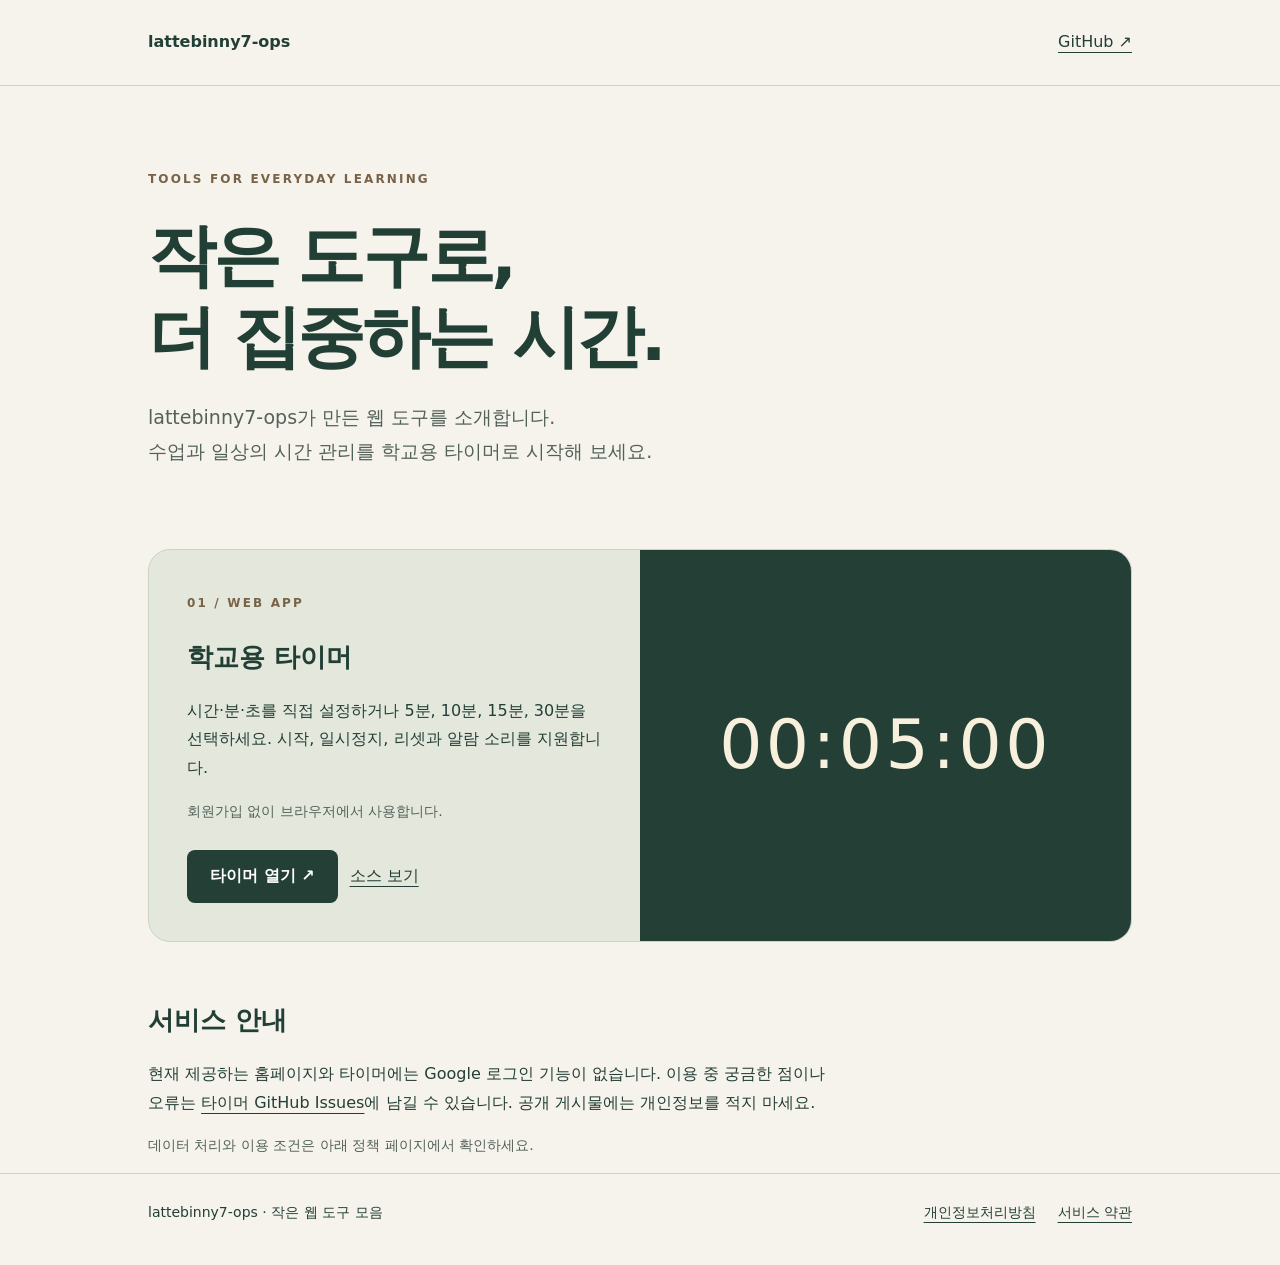
<file: index.html>
<!doctype html><html lang="ko"><head><meta charset="utf-8"><meta name="viewport" content="width=device-width,initial-scale=1"><meta name="description" content="lattebinny7-ops의 웹 도구와 학교용 타이머 안내"><title>홈 | lattebinny7-ops</title><link rel="stylesheet" href="style.css"></head><body><header><nav class="wrap" aria-label="주 메뉴"><a class="brand" href="index.html">lattebinny7-ops</a><a href="https://github.com/lattebinny7-ops">GitHub ↗</a></nav></header><main class="wrap "><section class="hero"><span class="eyebrow">TOOLS FOR EVERYDAY LEARNING</span><h1>작은 도구로,<br>더 집중하는 시간.</h1><p class="lead">lattebinny7-ops가 만든 웹 도구를 소개합니다.<br>수업과 일상의 시간 관리를 학교용 타이머로 시작해 보세요.</p></section><section class="project" aria-labelledby="timer-title"><div><span class="eyebrow">01 / WEB APP</span><h2 id="timer-title">학교용 타이머</h2><p>시간·분·초를 직접 설정하거나 5분, 10분, 15분, 30분을 선택하세요. 시작, 일시정지, 리셋과 알람 소리를 지원합니다.</p><p class="meta">회원가입 없이 브라우저에서 사용합니다.</p><a class="button" href="https://lattebinny7-ops.github.io/timer/">타이머 열기 ↗</a><a href="https://github.com/lattebinny7-ops/timer">소스 보기</a></div><div class="clock" aria-label="타이머 표시 예시 5분">00:05:00</div></section><section><h2>서비스 안내</h2><p>현재 제공하는 홈페이지와 타이머에는 Google 로그인 기능이 없습니다. 이용 중 궁금한 점이나 오류는 <a href="https://github.com/lattebinny7-ops/timer/issues">타이머 GitHub Issues</a>에 남길 수 있습니다. 공개 게시물에는 개인정보를 적지 마세요.</p><p class="meta">데이터 처리와 이용 조건은 아래 정책 페이지에서 확인하세요.</p></section></main><footer><div class="wrap"><span>lattebinny7-ops · 작은 웹 도구 모음</span><div class="links"><a href="privacy.html">개인정보처리방침</a><a href="terms.html">서비스 약관</a></div></div></footer></body></html>
</file>
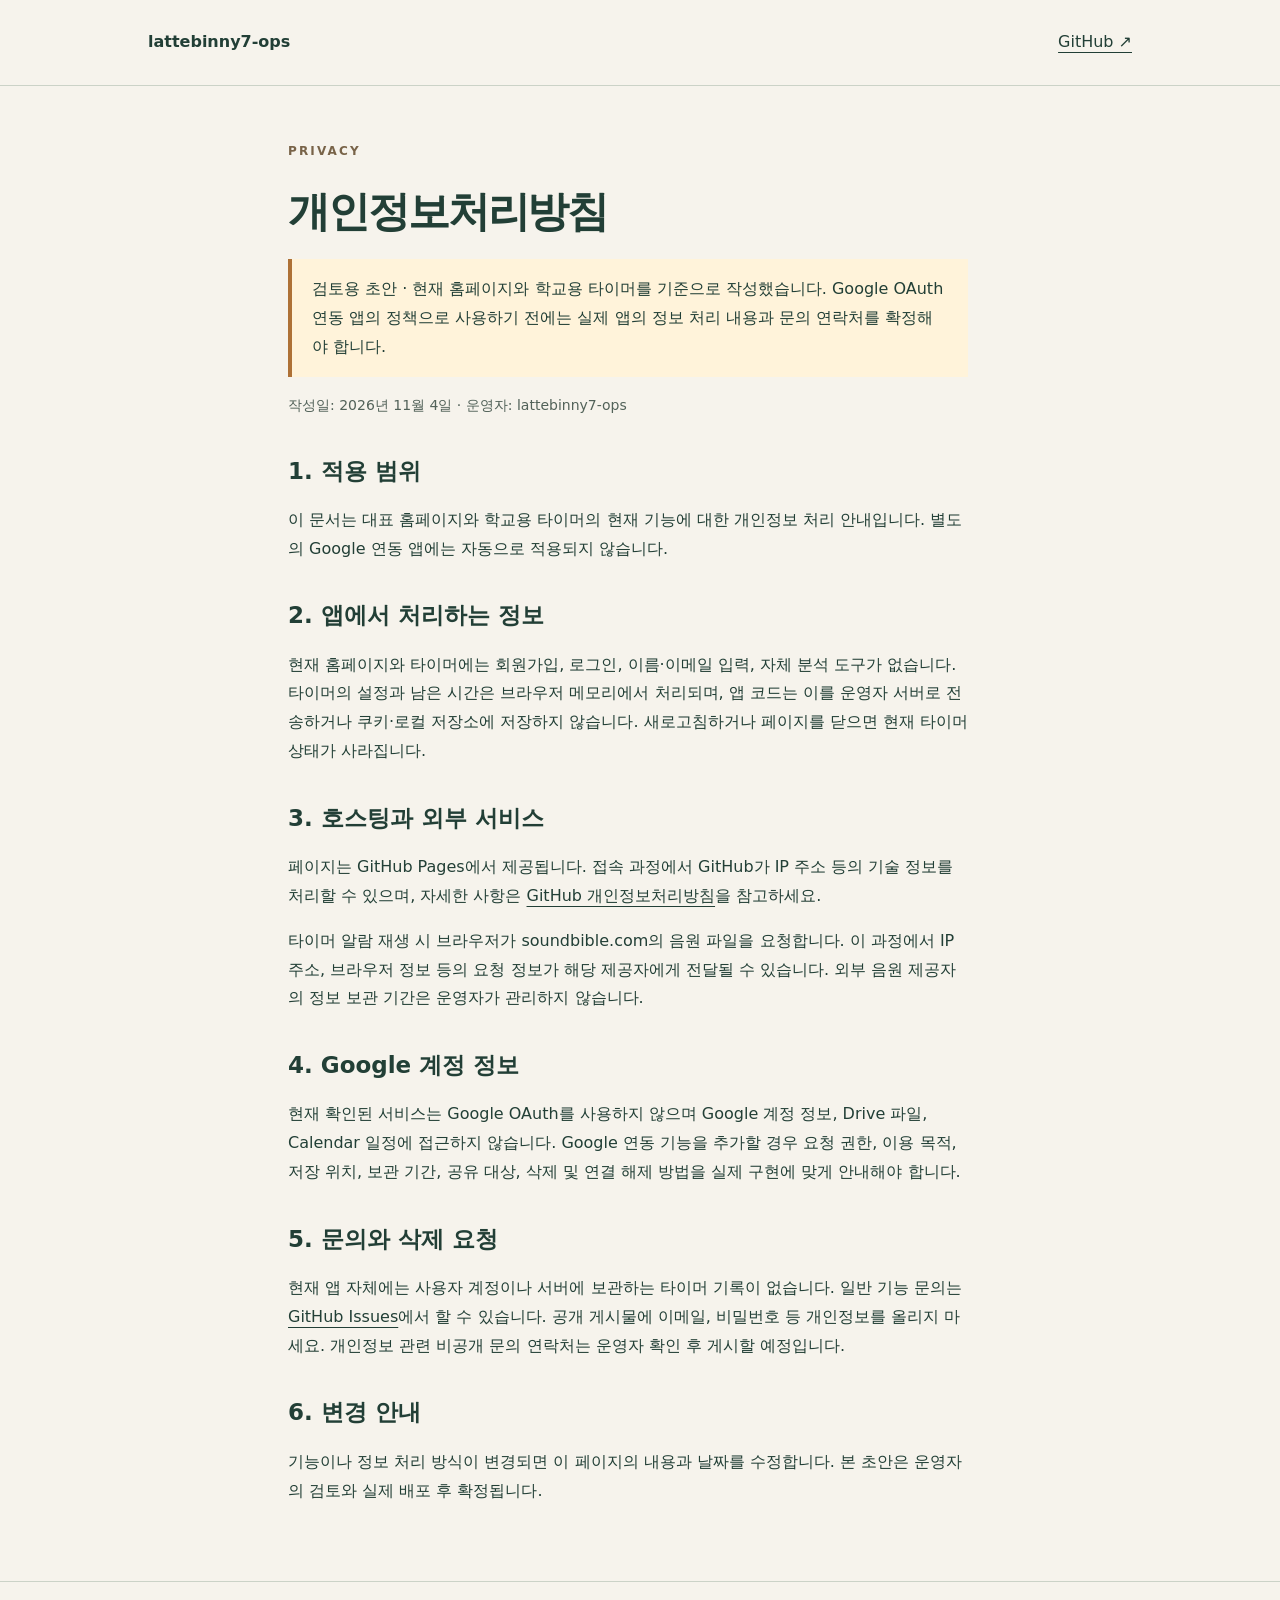
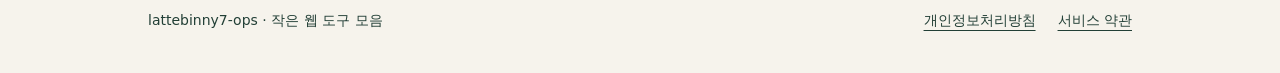
<file: privacy.html>
<!doctype html><html lang="ko"><head><meta charset="utf-8"><meta name="viewport" content="width=device-width,initial-scale=1"><meta name="description" content="lattebinny7-ops의 웹 도구와 학교용 타이머 안내"><title>개인정보처리방침 | lattebinny7-ops</title><link rel="stylesheet" href="style.css"></head><body><header><nav class="wrap" aria-label="주 메뉴"><a class="brand" href="index.html">lattebinny7-ops</a><a href="https://github.com/lattebinny7-ops">GitHub ↗</a></nav></header><main class="wrap legal"><span class="eyebrow">PRIVACY</span><h1>개인정보처리방침</h1><p class="notice">검토용 초안 · 현재 홈페이지와 학교용 타이머를 기준으로 작성했습니다. Google OAuth 연동 앱의 정책으로 사용하기 전에는 실제 앱의 정보 처리 내용과 문의 연락처를 확정해야 합니다.</p><p class="meta">작성일: 2026년 11월 4일 · 운영자: lattebinny7-ops</p><h2>1. 적용 범위</h2><p>이 문서는 대표 홈페이지와 학교용 타이머의 현재 기능에 대한 개인정보 처리 안내입니다. 별도의 Google 연동 앱에는 자동으로 적용되지 않습니다.</p><h2>2. 앱에서 처리하는 정보</h2><p>현재 홈페이지와 타이머에는 회원가입, 로그인, 이름·이메일 입력, 자체 분석 도구가 없습니다. 타이머의 설정과 남은 시간은 브라우저 메모리에서 처리되며, 앱 코드는 이를 운영자 서버로 전송하거나 쿠키·로컬 저장소에 저장하지 않습니다. 새로고침하거나 페이지를 닫으면 현재 타이머 상태가 사라집니다.</p><h2>3. 호스팅과 외부 서비스</h2><p>페이지는 GitHub Pages에서 제공됩니다. 접속 과정에서 GitHub가 IP 주소 등의 기술 정보를 처리할 수 있으며, 자세한 사항은 <a href="https://docs.github.com/en/site-policy/privacy-policies/github-general-privacy-statement">GitHub 개인정보처리방침</a>을 참고하세요.</p><p>타이머 알람 재생 시 브라우저가 soundbible.com의 음원 파일을 요청합니다. 이 과정에서 IP 주소, 브라우저 정보 등의 요청 정보가 해당 제공자에게 전달될 수 있습니다. 외부 음원 제공자의 정보 보관 기간은 운영자가 관리하지 않습니다.</p><h2>4. Google 계정 정보</h2><p>현재 확인된 서비스는 Google OAuth를 사용하지 않으며 Google 계정 정보, Drive 파일, Calendar 일정에 접근하지 않습니다. Google 연동 기능을 추가할 경우 요청 권한, 이용 목적, 저장 위치, 보관 기간, 공유 대상, 삭제 및 연결 해제 방법을 실제 구현에 맞게 안내해야 합니다.</p><h2>5. 문의와 삭제 요청</h2><p>현재 앱 자체에는 사용자 계정이나 서버에 보관하는 타이머 기록이 없습니다. 일반 기능 문의는 <a href="https://github.com/lattebinny7-ops/timer/issues">GitHub Issues</a>에서 할 수 있습니다. 공개 게시물에 이메일, 비밀번호 등 개인정보를 올리지 마세요. 개인정보 관련 비공개 문의 연락처는 운영자 확인 후 게시할 예정입니다.</p><h2>6. 변경 안내</h2><p>기능이나 정보 처리 방식이 변경되면 이 페이지의 내용과 날짜를 수정합니다. 본 초안은 운영자의 검토와 실제 배포 후 확정됩니다.</p></main><footer><div class="wrap"><span>lattebinny7-ops · 작은 웹 도구 모음</span><div class="links"><a href="privacy.html">개인정보처리방침</a><a href="terms.html">서비스 약관</a></div></div></footer></body></html>
</file>
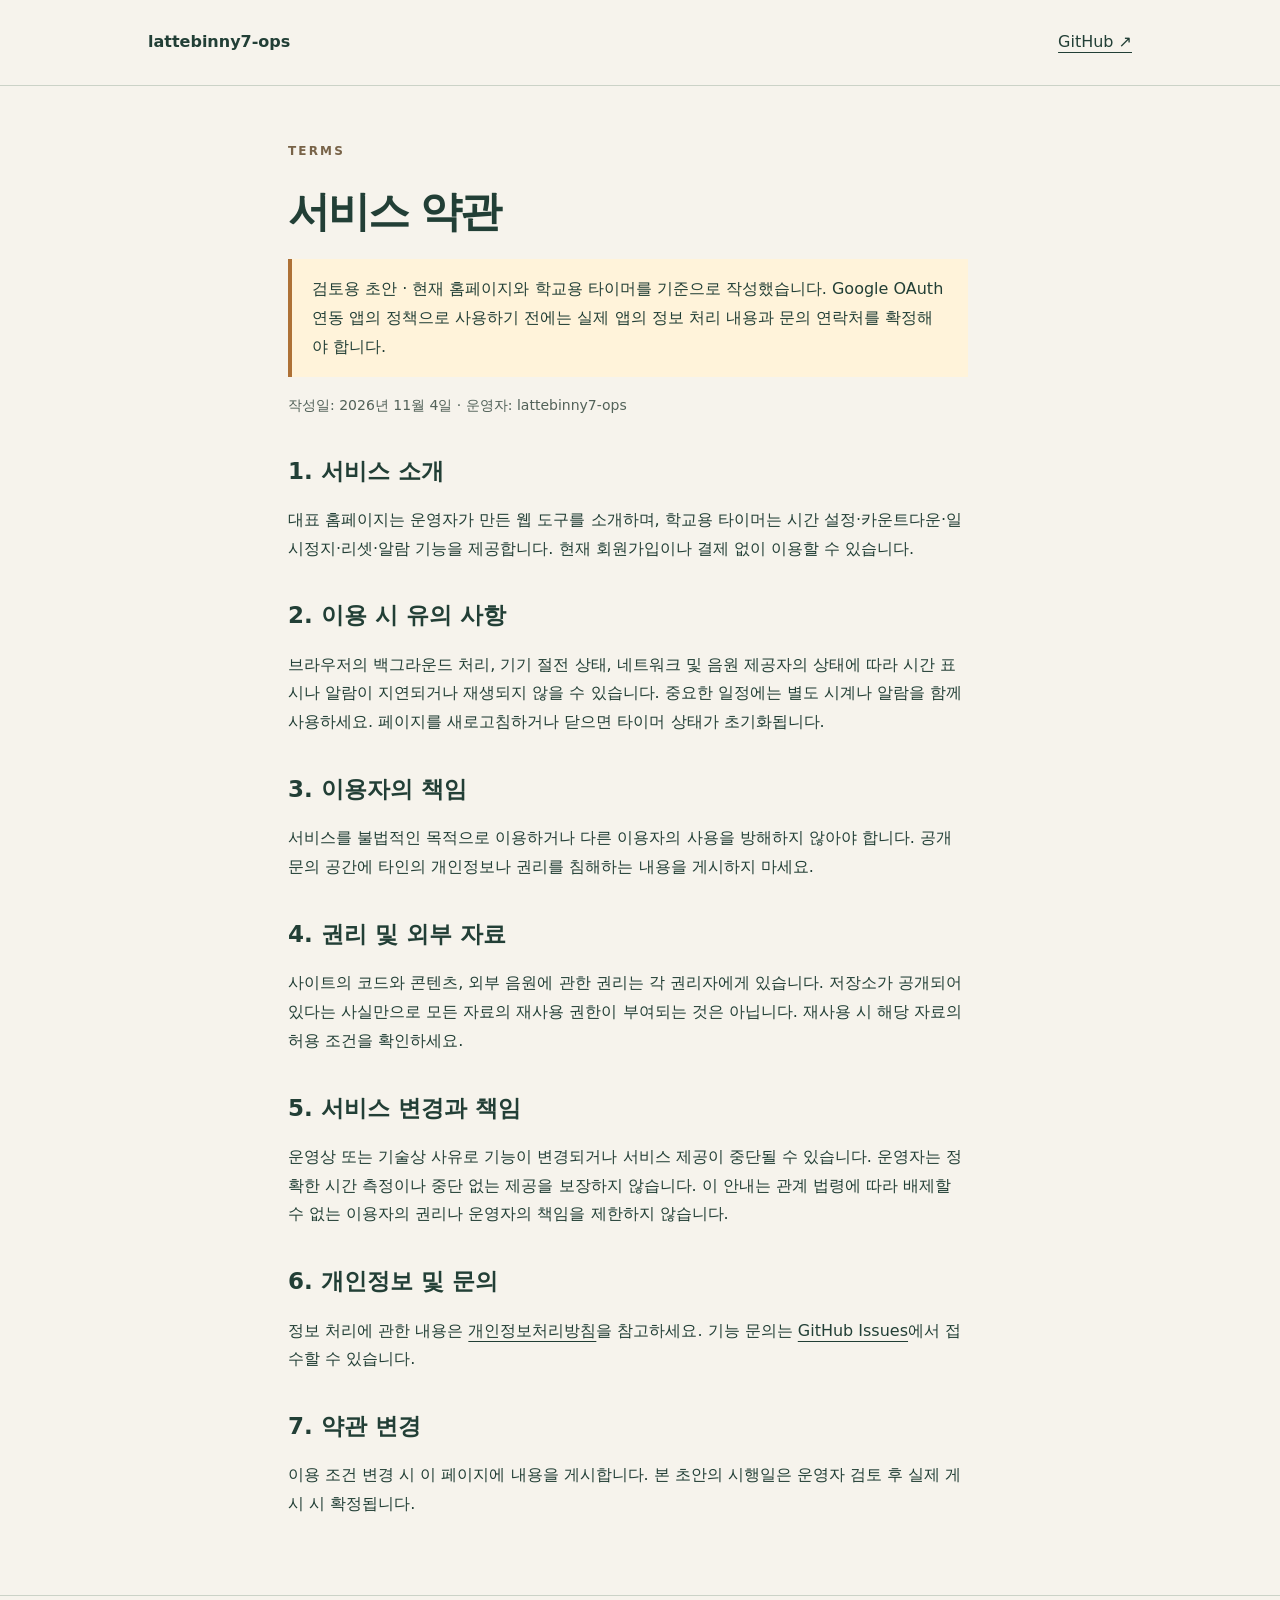
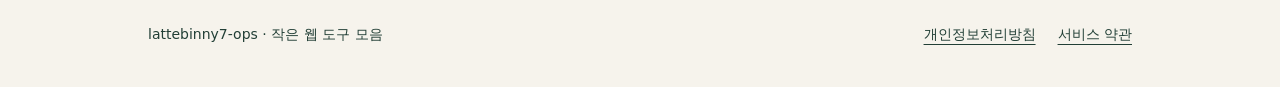
<file: terms.html>
<!doctype html><html lang="ko"><head><meta charset="utf-8"><meta name="viewport" content="width=device-width,initial-scale=1"><meta name="description" content="lattebinny7-ops의 웹 도구와 학교용 타이머 안내"><title>서비스 약관 | lattebinny7-ops</title><link rel="stylesheet" href="style.css"></head><body><header><nav class="wrap" aria-label="주 메뉴"><a class="brand" href="index.html">lattebinny7-ops</a><a href="https://github.com/lattebinny7-ops">GitHub ↗</a></nav></header><main class="wrap legal"><span class="eyebrow">TERMS</span><h1>서비스 약관</h1><p class="notice">검토용 초안 · 현재 홈페이지와 학교용 타이머를 기준으로 작성했습니다. Google OAuth 연동 앱의 정책으로 사용하기 전에는 실제 앱의 정보 처리 내용과 문의 연락처를 확정해야 합니다.</p><p class="meta">작성일: 2026년 11월 4일 · 운영자: lattebinny7-ops</p><h2>1. 서비스 소개</h2><p>대표 홈페이지는 운영자가 만든 웹 도구를 소개하며, 학교용 타이머는 시간 설정·카운트다운·일시정지·리셋·알람 기능을 제공합니다. 현재 회원가입이나 결제 없이 이용할 수 있습니다.</p><h2>2. 이용 시 유의 사항</h2><p>브라우저의 백그라운드 처리, 기기 절전 상태, 네트워크 및 음원 제공자의 상태에 따라 시간 표시나 알람이 지연되거나 재생되지 않을 수 있습니다. 중요한 일정에는 별도 시계나 알람을 함께 사용하세요. 페이지를 새로고침하거나 닫으면 타이머 상태가 초기화됩니다.</p><h2>3. 이용자의 책임</h2><p>서비스를 불법적인 목적으로 이용하거나 다른 이용자의 사용을 방해하지 않아야 합니다. 공개 문의 공간에 타인의 개인정보나 권리를 침해하는 내용을 게시하지 마세요.</p><h2>4. 권리 및 외부 자료</h2><p>사이트의 코드와 콘텐츠, 외부 음원에 관한 권리는 각 권리자에게 있습니다. 저장소가 공개되어 있다는 사실만으로 모든 자료의 재사용 권한이 부여되는 것은 아닙니다. 재사용 시 해당 자료의 허용 조건을 확인하세요.</p><h2>5. 서비스 변경과 책임</h2><p>운영상 또는 기술상 사유로 기능이 변경되거나 서비스 제공이 중단될 수 있습니다. 운영자는 정확한 시간 측정이나 중단 없는 제공을 보장하지 않습니다. 이 안내는 관계 법령에 따라 배제할 수 없는 이용자의 권리나 운영자의 책임을 제한하지 않습니다.</p><h2>6. 개인정보 및 문의</h2><p>정보 처리에 관한 내용은 <a href="privacy.html">개인정보처리방침</a>을 참고하세요. 기능 문의는 <a href="https://github.com/lattebinny7-ops/timer/issues">GitHub Issues</a>에서 접수할 수 있습니다.</p><h2>7. 약관 변경</h2><p>이용 조건 변경 시 이 페이지에 내용을 게시합니다. 본 초안의 시행일은 운영자 검토 후 실제 게시 시 확정됩니다.</p></main><footer><div class="wrap"><span>lattebinny7-ops · 작은 웹 도구 모음</span><div class="links"><a href="privacy.html">개인정보처리방침</a><a href="terms.html">서비스 약관</a></div></div></footer></body></html>
</file>
<file: style.css>
*{box-sizing:border-box}body{margin:0;background:#f6f3ec;color:#223f36;font-family:system-ui,-apple-system,"Apple SD Gothic Neo","Malgun Gothic",sans-serif;line-height:1.8}a{color:inherit;text-underline-offset:5px}a:focus-visible{outline:3px solid #b05b31;outline-offset:5px}.wrap{max-width:1040px;margin:auto;padding:0 28px}header{padding:28px 0;border-bottom:1px solid #cbd2c7}nav{display:flex;justify-content:space-between;gap:24px;flex-wrap:wrap}.brand{font-weight:800;text-decoration:none}.eyebrow{font-size:12px;font-weight:750;letter-spacing:.18em;color:#786348}h1{font-size:clamp(36px,6vw,68px);line-height:1.2;letter-spacing:-.05em;margin:22px 0}h2{font-size:26px;line-height:1.4}p{max-width:680px}.hero{padding:78px 0 62px}.lead{font-size:19px;color:#526259}.project{display:grid;grid-template-columns:1fr 1fr;background:#e4e8dc;border:1px solid #cbd2c7;border-radius:22px;overflow:hidden;margin-bottom:60px}.project>div{padding:38px}.clock{display:flex;align-items:center;justify-content:center;background:#233f36;color:#f7f0dc;font-size:clamp(40px,6vw,68px);font-variant-numeric:tabular-nums;letter-spacing:.05em;min-height:220px}.button{display:inline-block;background:#233f36;color:#fff;padding:12px 23px;border-radius:8px;text-decoration:none;font-weight:700;margin:12px 12px 0 0}.meta{font-size:14px;color:#526259}.legal{max-width:760px;padding-top:50px;padding-bottom:60px}.legal h1{font-size:42px}.legal h2{margin-top:36px;font-size:23px}.notice{background:#fff3da;border-left:4px solid #ae7136;padding:16px 20px}footer{border-top:1px solid #cbd2c7;padding:26px 0 40px;font-size:14px}footer .wrap{display:flex;justify-content:space-between;gap:20px;flex-wrap:wrap}.links{display:flex;gap:22px;flex-wrap:wrap}@media(max-width:640px){.wrap{padding:0 20px}.hero{padding:48px 0 32px}.project{grid-template-columns:1fr}.project>div{padding:26px}.clock{min-height:180px}.legal{padding-top:32px}}
</file>
